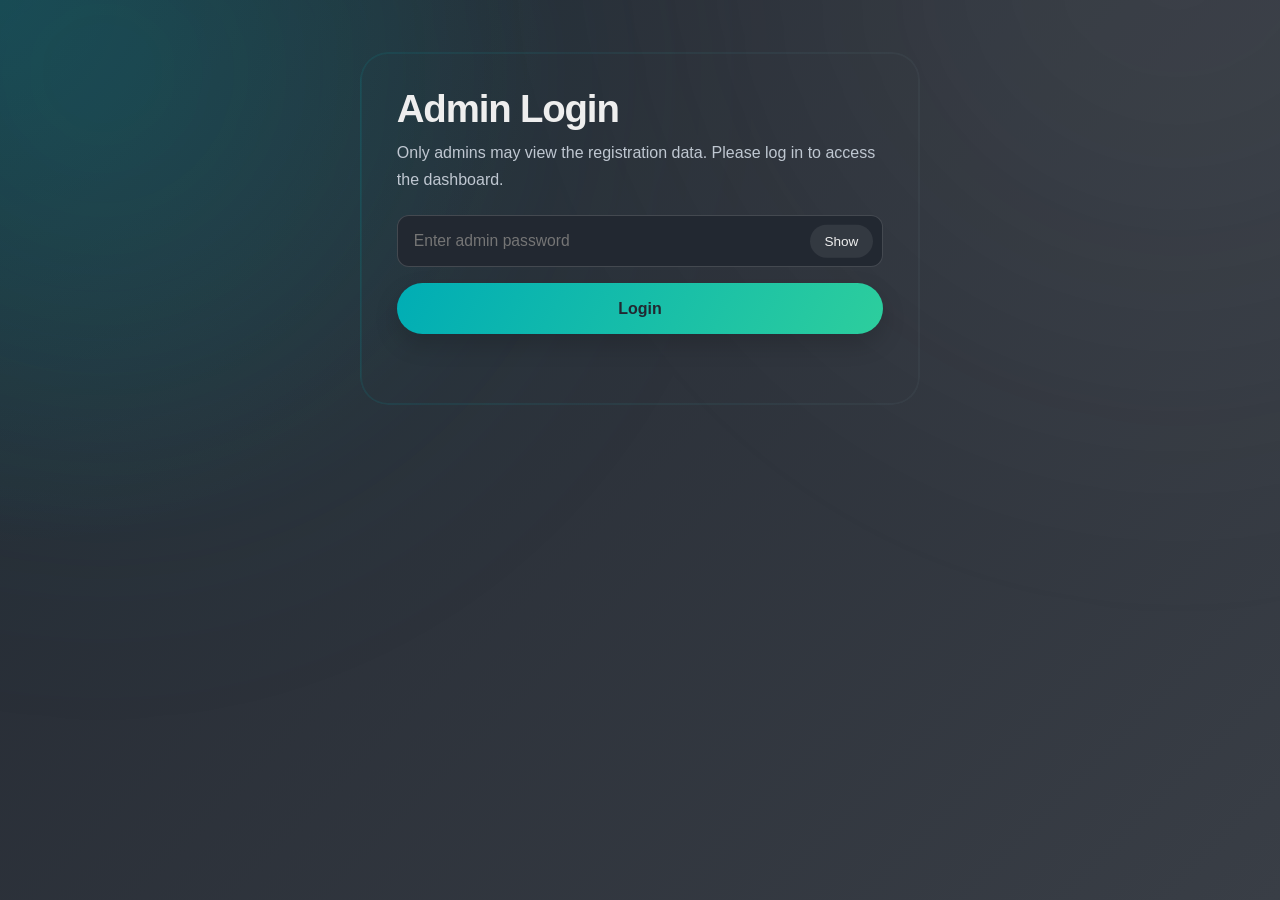
<file: admin.html>
<!doctype html>
<html lang="en">
<head>
  <meta charset="utf-8" />
  <meta name="viewport" content="width=device-width,initial-scale=1" />
  <title>Admin Dashboard — InnoPitch</title>
  <link rel="stylesheet" href="style.css">
</head>
<body>
  <main class="admin-root">
    <section id="loginCard" class="admin-login">
      <h2>Admin Login</h2>
      <p class="admin-login-note">Only admins may view the registration data. Please log in to access the dashboard.</p>
      <form id="loginForm">
        <div class="password-toggle-wrapper">
          <input id="adminPassword" type="password" placeholder="Enter admin password" required />
          <button type="button" id="togglePassword" class="password-toggle" aria-label="Show password">Show</button>
        </div>
        <button type="submit" class="btn btn-primary">Login</button>
      </form>
      <p id="loginStatus" class="form-status" role="status"></p>
    </section>

    <section id="adminDashboard" class="admin-dashboard" hidden>
      <header class="admin-header">
        <div>
          <h1>Registrations Dashboard</h1>
          <p>Use the admin password to manage applications. Data is stored locally in this browser.</p>
        </div>
        <button id="logoutBtn" class="btn btn-ghost">Logout</button>
      </header>

      <div class="table-wrap">
        <table id="registrationsTable">
          <thead>
            <tr>
              <th>ID</th>
              <th>Name</th>
              <th>Email</th>
              <th>Phone</th>
              <th>Department</th>
              <th>Year</th>
              <th>Status</th>
              <th>Actions</th>
            </tr>
          </thead>
          <tbody id="registrationsBody">
            <tr><td colspan="7">Loading registrations...</td></tr>
          </tbody>
        </table>
      </div>
    </section>
  </main>

  <script src="script.js"></script>
</body>
</html>
</file>
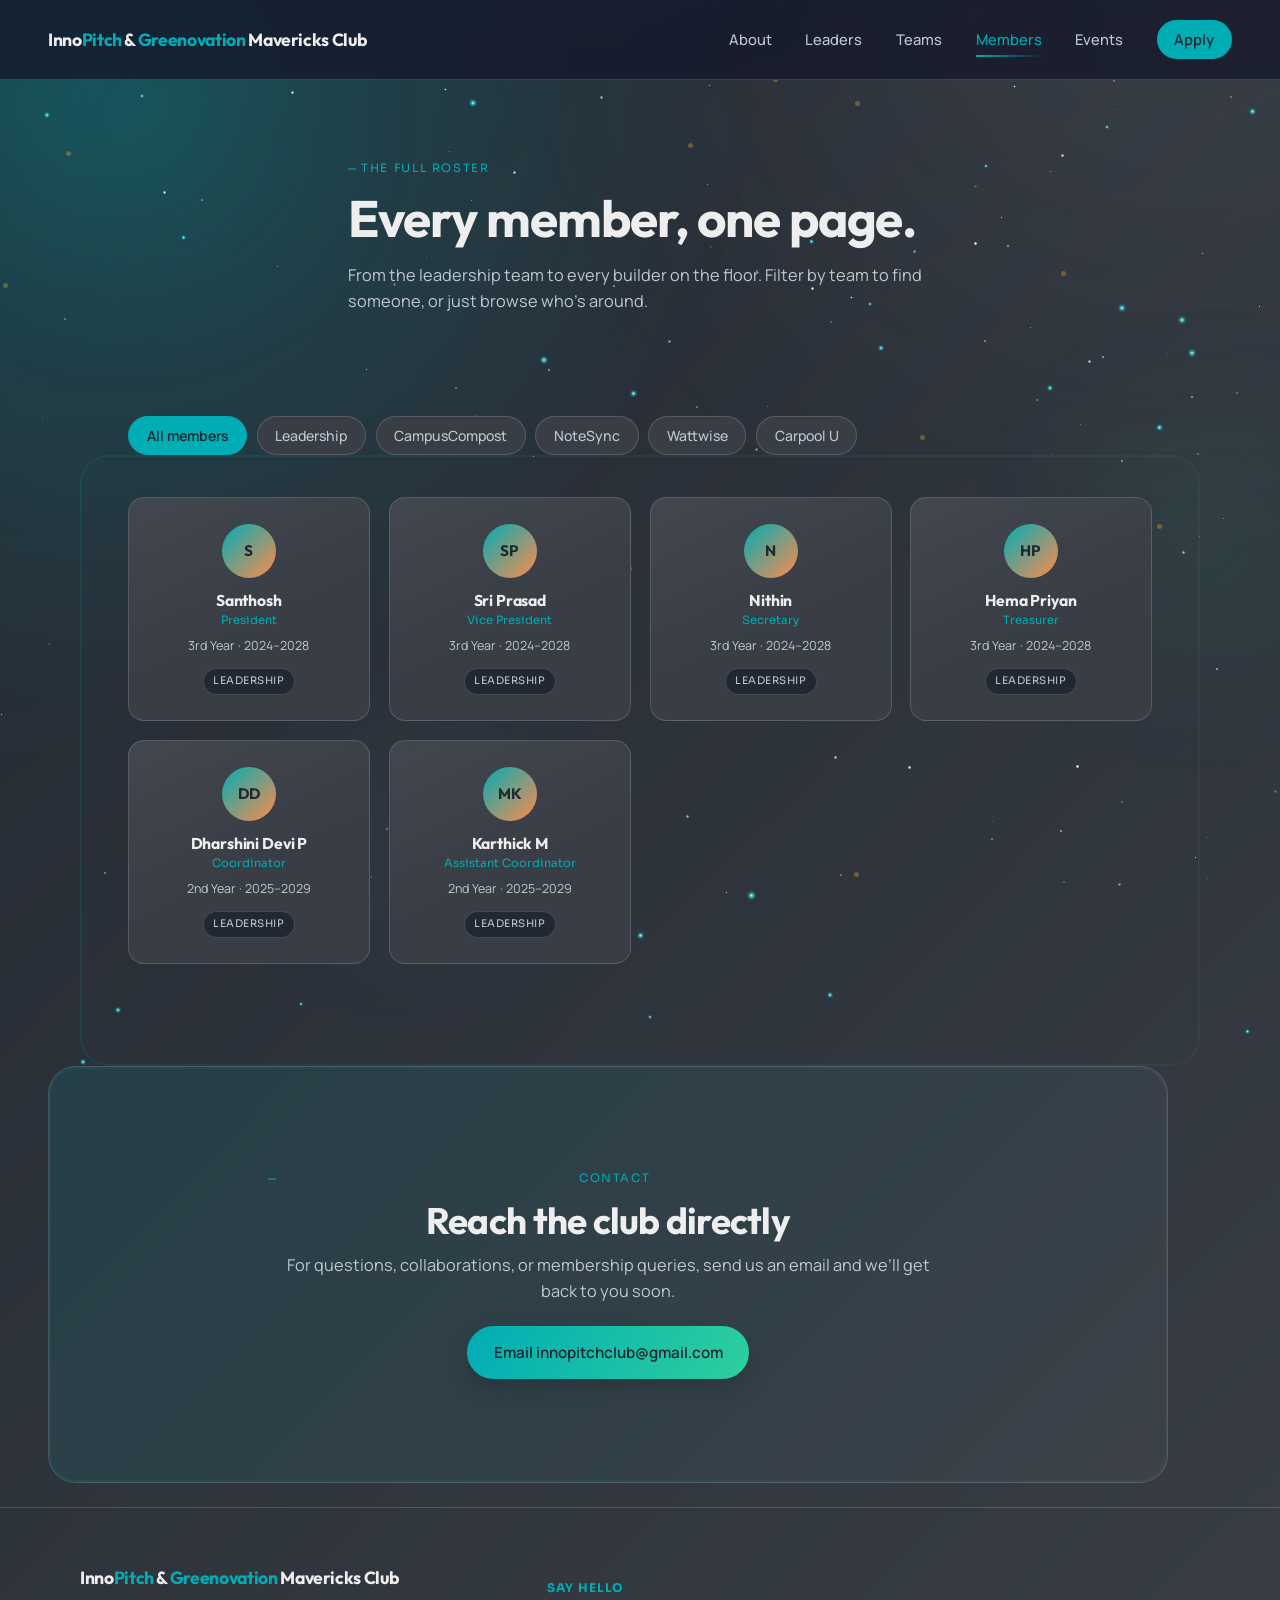
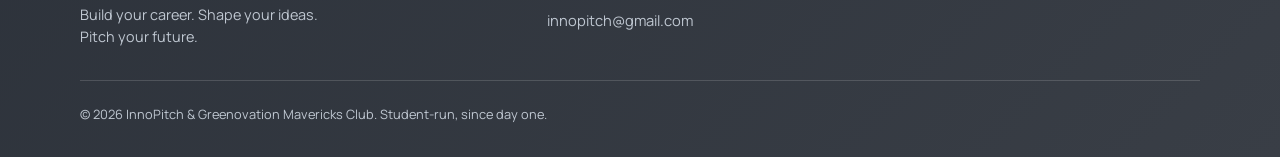
<file: members.html>
<!DOCTYPE html>
<html lang="en">
<head>
<meta charset="UTF-8">
<meta name="viewport" content="width=device-width, initial-scale=1.0">
<title>Members — InnoPitch & Greenovation Mavericks Club</title>
<link rel="preconnect" href="https://fonts.googleapis.com">
<link rel="preconnect" href="https://fonts.gstatic.com" crossorigin>
<link href="https://fonts.googleapis.com/css2?family=Space+Grotesk:wght@400;500;700&family=Inter:wght@400;500;600&family=JetBrains+Mono:wght@400;500;700&family=Manrope:wght@400;500;600;700;800&family=Sora:wght@400;500;600;700;800&family=Outfit:wght@400;500;600;700;800&display=swap" rel="stylesheet">
<link rel="stylesheet" href="style.css">
</head>
<body>

<div class="spotlight" aria-hidden="true"></div>
<div class="starfield" aria-hidden="true"></div>

<header class="site-header">
  <a href="index.html" class="brand">Inno<span>Pitch</span> &amp; <span class="brand-accent">Greenovation</span> Mavericks Club</a>
  <nav class="main-nav" id="mainNav">
    <a href="index.html#about">About</a>
    <a href="index.html#leaders">Leaders</a>
    <a href="index.html#teams">Teams</a>
    <a href="members.html" class="active">Members</a>
    <a href="index.html#events">Events</a>
    <a href="index.html#apply" class="nav-cta">Apply</a>
  </nav>
  <button class="nav-toggle" aria-label="Toggle menu" aria-expanded="false" id="navToggle">
    <span></span><span></span><span></span>
  </button>
</header>

<main id="top">

  <div class="hero-particle-layer" aria-hidden="true"></div>

  <!-- PAGE HEADER -->
  <section class="members-hero">
    <p class="eyebrow">The full roster</p>
    <h1>Every member, one page.</h1>
    <p class="section-sub">From the leadership team to every builder on the floor. Filter by team to find someone, or just browse who's around.</p>
  </section>

  <!-- FILTERS -->
  <section class="members-controls">
    <div class="filter-row" id="filterRow">
      <button class="filter-pill active" data-filter="all">All members</button>
      <button class="filter-pill" data-filter="leadership">Leadership</button>
      <button class="filter-pill" data-filter="campuscompost">CampusCompost</button>
      <button class="filter-pill" data-filter="notesync">NoteSync</button>
      <button class="filter-pill" data-filter="wattwise">Wattwise</button>
      <button class="filter-pill" data-filter="carpoolu">Carpool U</button>
    </div>
  </section>

  <!-- MEMBER GRID -->
  <section class="members-grid-section">
    <div class="member-grid" id="memberGrid">

      <!-- Leadership -->
      <article class="member-card" data-team="leadership">
        <div class="member-avatar">S</div>
        <h3>Santhosh</h3>
        <span class="member-role">President</span>
        <p class="member-meta">3rd Year · 2024–2028</p>
        <span class="member-tag">Leadership</span>
      </article>

      <article class="member-card" data-team="leadership">
        <div class="member-avatar">SP</div>
        <h3>Sri Prasad</h3>
        <span class="member-role">Vice President</span>
        <p class="member-meta">3rd Year · 2024–2028</p>
        <span class="member-tag">Leadership</span>
      </article>

      <article class="member-card" data-team="leadership">
        <div class="member-avatar">N</div>
        <h3>Nithin</h3>
        <span class="member-role">Secretary</span>
        <p class="member-meta">3rd Year · 2024–2028</p>
        <span class="member-tag">Leadership</span>
      </article>

      <article class="member-card" data-team="leadership">
        <div class="member-avatar">HP</div>
        <h3>Hema Priyan</h3>
        <span class="member-role">Treasurer</span>
        <p class="member-meta">3rd Year · 2024–2028</p>
        <span class="member-tag">Leadership</span>
      </article>

      <article class="member-card" data-team="leadership">
        <div class="member-avatar">DD</div>
        <h3>Dharshini Devi P</h3>
        <span class="member-role">Coordinator</span>
        <p class="member-meta">2nd Year · 2025–2029</p>
        <span class="member-tag">Leadership</span>
      </article>

      <article class="member-card" data-team="leadership">
        <div class="member-avatar">MK</div>
        <h3>Karthick M</h3>
        <span class="member-role">Assistant Coordinator</span>
        <p class="member-meta">2nd Year · 2025–2029</p>
        <span class="member-tag">Leadership</span>
      </article>

    </div>
  </section>
</main>

<section class="contact" id="contact">
  <div class="contact-inner">
    <p class="eyebrow">Contact</p>
    <h2>Reach the club directly</h2>
    <p class="section-sub">For questions, collaborations, or membership queries, send us an email and we’ll get back to you soon.</p>
    <a href="mailto:innopitchclub@gmail.com" class="btn btn-primary">Email innopitchclub@gmail.com</a>
  </div>
</section>

<footer class="site-footer">
  <div class="footer-grid">
    <div>
      <a href="index.html" class="brand">Inno<span>Pitch</span> &amp; <span class="brand-accent">Greenovation</span> Mavericks Club</a>
      <p class="footer-tag">Build your career. Shape your ideas. Pitch your future.</p>
    </div>
    <div class="footer-col">
      <h4>Say hello</h4>
      <p><a href="mailto:innopitch@gmail.com">innopitch@gmail.com</a></p>

    </div>
  </div>
  <p class="footer-fine">© <span id="footerYear"></span> InnoPitch &amp; Greenovation Mavericks Club. Student-run, since day one.</p>
</footer>

<script src="script-1.js"></script>
<script>
  // Filter pills for the members page — scoped here since it's the
  // only page that needs it.
  const filterRow = document.getElementById('filterRow');
  const memberCards = document.querySelectorAll('.member-card');
  const memberEmpty = document.getElementById('memberEmpty');

  filterRow.addEventListener('click', (event) => {
    const btn = event.target.closest('.filter-pill');
    if (!btn) return;

    filterRow.querySelectorAll('.filter-pill').forEach((p) => p.classList.remove('active'));
    btn.classList.add('active');

    const filter = btn.dataset.filter;
    let visibleCount = 0;

    memberCards.forEach((card) => {
      const match = filter === 'all' || card.dataset.team === filter;
      card.style.display = match ? '' : 'none';
      if (match) visibleCount++;
    });

    memberEmpty.hidden = visibleCount !== 0;
  });
</script>
</body>
</html>
</file>
<file: style.css>
/* ===========================================================
   Inno Pitch Club — design tokens
   Ink Navy   #222831  background
   Ink Raised #393E46  cards / panels
   Accent     #00ADB5  primary accent
   Light      #EEEEEE  primary text / highlights
   Slate      #BFC7D1  muted text
=========================================================== */

:root {
  --ink: #222831;
  --ink-raised: #393E46;
  --ink-line: rgba(238, 238, 238, 0.16);
  --amber: #00ADB5;
  --signal: #00ADB5;
  --chalk: #EEEEEE;
  --slate: #BFC7D1;
  --accent-blue: #7ed6ff;

  --display: "Outfit", "Space Grotesk", sans-serif;
  --body: "Manrope", "Inter", sans-serif;
  --mono: "Sora", "JetBrains Mono", monospace;

  --max: 1120px;
  --shadow-soft: 0 20px 40px rgba(0, 0, 0, 0.22);
  --transition: 320ms cubic-bezier(0.2, 0.8, 0.2, 1);
}

* { box-sizing: border-box; }
html {
  scroll-behavior: smooth;
  scroll-padding-top: 96px;
}

@media (prefers-reduced-motion: reduce) {
  html { scroll-behavior: auto; }
  * { animation-duration: 0.01ms !important; transition-duration: 0.01ms !important; }
}

body {
  margin: 0;
  background:
    radial-gradient(circle at top left, rgba(0, 173, 181, 0.2), transparent 35%),
    linear-gradient(135deg, #222831, #393E46);
  color: var(--chalk);
  font-family: var(--body);
  line-height: 1.55;
  -webkit-font-smoothing: antialiased;
  overflow-x: hidden;
  position: relative;
}

body::before,
body::after {
  content: "";
  position: fixed;
  inset: -20%;
  pointer-events: none;
  z-index: 0;
  filter: blur(85px);
  opacity: 0.55;
  animation: drift 18s ease-in-out infinite alternate;
}

body::before {
  background: radial-gradient(circle at 20% 20%, rgba(0, 173, 181, 0.22), transparent 35%);
}

body::after {
  background: radial-gradient(circle at 80% 10%, rgba(238, 238, 238, 0.14), transparent 36%);
  animation-duration: 22s;
}

a { color: inherit; }

.exit-optin-backdrop {
  position: fixed;
  inset: 0;
  background: rgba(2, 6, 23, 0.78);
  display: grid;
  place-items: center;
  padding: 1rem;
  z-index: 400;
  opacity: 0;
  pointer-events: none;
  transition: opacity 220ms ease;
}

.exit-optin-backdrop.is-visible {
  opacity: 1;
  pointer-events: auto;
}

.exit-optin-modal {
  width: min(540px, 100%);
  position: relative;
  background: rgba(8, 15, 34, 0.94);
  border: 1px solid rgba(255, 255, 255, 0.12);
  border-radius: 24px;
  padding: 1.5rem;
  box-shadow: 0 24px 60px rgba(0, 0, 0, 0.35);
  backdrop-filter: blur(18px);
  transform: translateY(12px) scale(0.98);
  transition: transform 240ms ease, opacity 240ms ease;
  opacity: 0;
}

.exit-optin-backdrop.is-visible .exit-optin-modal {
  opacity: 1;
  transform: translateY(0) scale(1);
}

.exit-optin-close {
  position: absolute;
  top: 0.8rem;
  right: 0.8rem;
  background: transparent;
  border: 0;
  color: var(--chalk);
  font-size: 1.4rem;
  cursor: pointer;
}

.exit-optin-modal h3 {
  font-size: clamp(1.2rem, 2vw, 1.45rem);
  margin: 0 0 0.4rem;
}

.exit-optin-modal p {
  margin: 0 0 0.9rem;
  color: rgba(238, 238, 238, 0.9);
}

.exit-optin-form {
  display: flex;
  gap: 0.7rem;
  align-items: center;
  margin-top: 0.85rem;
}

.exit-optin-form input {
  flex: 1;
  border: 1px solid rgba(255, 255, 255, 0.15);
  border-radius: 999px;
  padding: 0.8rem 1rem;
  background: rgba(255, 255, 255, 0.08);
  color: var(--chalk);
}

.exit-optin-form input:focus {
  outline: none;
  border-color: rgba(0, 173, 181, 0.8);
}

.exit-optin-skip {
  margin-top: 0.8rem;
  background: transparent;
  border: 0;
  color: rgba(238, 238, 238, 0.72);
  cursor: pointer;
  padding: 0;
}

body.is-exit-optin-open {
  overflow: hidden;
}

.sr-only {
  position: absolute;
  width: 1px;
  height: 1px;
  padding: 0;
  margin: -1px;
  overflow: hidden;
  clip: rect(0, 0, 0, 0);
  white-space: nowrap;
  border: 0;
}

@media (max-width: 640px) {
  .exit-optin-form {
    flex-direction: column;
    align-items: stretch;
  }

  .exit-optin-form .btn {
    width: 100%;
    justify-content: center;
  }
}

h1, h2, h3 {
  font-family: var(--display);
  margin: 0;
  line-height: 1.05;
  letter-spacing: -0.02em;
  font-weight: 700;
}

p { margin: 0; color: var(--slate); }
img, svg { display: block; max-width: 100%; height: auto; }

:focus-visible {
  outline: 2px solid var(--amber);
  outline-offset: 3px;
}

.eyebrow {
  font-family: var(--mono);
  text-transform: uppercase;
  letter-spacing: 0.14em;
  font-size: 0.72rem;
  color: var(--amber);
  margin: 0 0 0.9rem;
}

/* ---------- backdrop ---------- */
.spotlight {
  position: fixed;
  inset: -20% -10% auto -10%;
  height: 70vh;
  background: radial-gradient(ellipse 50% 55% at 50% 0%, #00ADB522, transparent 70%);
  pointer-events: none;
  z-index: 0;
}
.starfield {
  position: fixed;
  inset: 0;
  pointer-events: none;
  z-index: 0;
  overflow: hidden;
  transform: translateZ(0);
}
.starfield .star {
  position: absolute;
  background: radial-gradient(circle, rgba(255,255,255,0.96) 0%, rgba(255,255,255,0.7) 45%, rgba(255,255,255,0.0) 100%);
  border-radius: 50%;
  box-shadow: 0 0 8px rgba(255,255,255,0.09);
  transform: translate3d(0,0,0);
  will-change: transform, opacity;
  animation: twinkle 3.2s linear infinite;
}

@keyframes twinkle {
  0% { opacity: 0.25; transform: scale(0.88); }
  40% { opacity: 0.95; transform: scale(1.06); }
  100% { opacity: 0.3; transform: scale(0.9); }
}


/* ---------- header ---------- */
.site-header {
  position: sticky;
  top: 0;
  z-index: 50;
  display: flex;
  align-items: center;
  justify-content: space-between;
  padding: 1.25rem clamp(1.25rem, 4vw, 3rem);
  background: rgba(20, 24, 43, 0.78);
  backdrop-filter: blur(12px);
  border-bottom: 1px solid var(--ink-line);
  transition: background var(--transition), backdrop-filter var(--transition), box-shadow var(--transition);
}

.site-header.scrolled {
  background: rgba(20, 24, 43, 0.9);
  backdrop-filter: blur(18px);
  box-shadow: 0 10px 35px rgba(0, 0, 0, 0.25);
}

.brand {
  font-family: var(--display);
  font-weight: 700;
  font-size: 1.1rem;
  text-decoration: none;
  color: var(--chalk);
  letter-spacing: -0.02em;
}
.brand span { color: var(--amber); }
.brand-accent {
  color: #34d399;
}

.main-nav {
  display: flex;
  align-items: center;
  gap: 2.1rem;
}
.main-nav a {
  text-decoration: none;
  color: var(--slate);
  font-size: 0.92rem;
  font-weight: 500;
  position: relative;
  padding: 0.2rem 0;
  transition: color var(--transition);
}
.main-nav a:hover, .main-nav a.active { color: var(--chalk); }
.main-nav a::after {
  content: "";
  position: absolute;
  left: 0;
  bottom: -0.18rem;
  width: 100%;
  height: 2px;
  border-radius: 999px;
  background: linear-gradient(90deg, var(--amber), transparent);
  transform: scaleX(0);
  transform-origin: left;
  transition: transform var(--transition);
}
.main-nav a:hover::after, .main-nav a.active::after { transform: scaleX(1); }
.main-nav a.nav-cta {
  color: var(--ink);
  background: var(--amber);
  padding: 0.5rem 1.1rem;
  border-radius: 100px;
  font-weight: 600;
}
.main-nav a.nav-cta:hover, .main-nav a.nav-cta.active { color: var(--ink); filter: brightness(1.08); }
.main-nav a.nav-cta::after { display: none; }

.nav-toggle {
  display: none;
  flex-direction: column;
  gap: 5px;
  background: none;
  border: none;
  padding: 6px;
  cursor: pointer;
}
.nav-toggle span { width: 22px; height: 2px; background: var(--chalk); }

/* ---------- layout helpers ---------- */
main, header, footer { position: relative; z-index: 1; }

section {
  max-width: var(--max);
  margin: 0 auto;
  padding: clamp(3.5rem, 8vw, 6.5rem) clamp(1.25rem, 4vw, 3rem);
  scroll-margin-top: 96px;
  position: relative;
  isolation: isolate;
  overflow: hidden;
}

section:not(.hero):not(.members-hero):not(.members-controls)::before {
  content: "";
  position: absolute;
  inset: 0;
  border-radius: 28px;
  border: 1px solid transparent;
  padding: 1px;
  background: linear-gradient(90deg, rgba(0, 173, 181, 0.16), rgba(255, 255, 255, 0.05), rgba(0, 173, 181, 0.24));
  background-size: 220% 100%;
  -webkit-mask: linear-gradient(#fff 0 0) content-box, linear-gradient(#fff 0 0);
  -webkit-mask-composite: xor;
  mask-composite: exclude;
  opacity: 0.72;
  animation: section-border-glow 9s linear infinite;
  pointer-events: none;
  z-index: -1;
}

section:not(.hero):not(.members-hero):not(.members-controls)::after {
  content: "";
  position: absolute;
  left: clamp(1.25rem, 4vw, 3rem);
  right: clamp(1.25rem, 4vw, 3rem);
  top: 0;
  height: 2px;
  background: linear-gradient(90deg, transparent, rgba(0, 173, 181, 0.9), rgba(255, 255, 255, 0.45), transparent);
  transform: translateX(-18%) scaleX(0.3);
  opacity: 0;
  animation: section-border-sweep 8s ease-in-out infinite;
  pointer-events: none;
}

section.is-visible::before {
  animation: section-starburst 720ms cubic-bezier(0.2, 0.8, 0.2, 1);
}

@keyframes section-starburst {
  0% { transform: scale(0.96); opacity: 0.2; }
  45% { transform: scale(1.02); opacity: 0.85; }
  100% { transform: scale(1); opacity: 0.72; }
}

.section-head { max-width: 640px; margin-bottom: clamp(2.5rem, 5vw, 3.5rem); }
.section-head h2 { font-size: clamp(1.8rem, 3.4vw, 2.6rem); margin-bottom: 0.9rem; }
.section-sub { font-size: 1.02rem; }

/* ---------- buttons ---------- */
.btn {
  display: inline-flex;
  align-items: center;
  justify-content: center;
  padding: 0.85rem 1.6rem;
  border-radius: 100px;
  font-weight: 600;
  font-size: 0.95rem;
  text-decoration: none;
  border: 1px solid transparent;
  cursor: pointer;
  position: relative;
  overflow: hidden;
  isolation: isolate;
  transition: transform var(--transition), filter var(--transition), background var(--transition), box-shadow var(--transition), color var(--transition);
  font-family: var(--body);
  box-shadow: 0 10px 24px rgba(0, 0, 0, 0.16);
}
.btn::before {
  content: "";
  position: absolute;
  inset: 0;
  background: linear-gradient(120deg, transparent 0%, rgba(255,255,255,0.2) 40%, transparent 80%);
  transform: translateX(-140%);
  transition: transform 700ms ease;
  z-index: -1;
}
.btn:hover {
  transform: translateY(-3px) scale(1.01);
  box-shadow: 0 16px 32px rgba(0, 0, 0, 0.22);
}
.btn:hover::before { transform: translateX(140%); }
.btn-primary { background: var(--amber); color: var(--ink); }
.btn-primary:hover { filter: brightness(1.08); box-shadow: 0 14px 30px rgba(255, 182, 39, 0.28); }
..btn-ghost { color: var(--chalk); border-color: var(--ink-line); }
.btn-ghost:hover { border-color: var(--slate); }
.admin-header #logoutBtn {
  font-family: var(--body);
  font-weight: 500;
  font-size: 0.95rem;
  padding: 0.75rem 1rem;
  background: transparent;
  color: var(--chalk);
  border-color: rgba(255,255,255,0.18);
  box-shadow: none;
}
.admin-header #logoutBtn:hover {
  transform: none;
  box-shadow: none;
  border-color: rgba(255,255,255,0.28);
}
.admin-header #logoutBtn::before {
  display: none;
}
.btn-outline { background: transparent; border-color: var(--ink-line); color: var(--chalk); padding: 0.65rem 1.3rem; font-size: 0.88rem; }
.btn-outline:hover { border-color: var(--amber); color: var(--amber); box-shadow: 0 12px 24px rgba(255, 182, 39, 0.12); }
.btn-wide { width: 100%; padding: 1rem; }

@media (max-width: 640px) {
  .button-row {
    flex-direction: column;
    gap: 0.7rem;
  }

  .button-row .btn-wide {
    min-height: 46px;
  }
}
.btn-timer {
  background: var(--ink);
  color: var(--chalk);
  border-color: var(--ink-line);
  font-family: var(--mono);
  letter-spacing: 0.03em;
  width: 100%;
  margin-top: 1.2rem;
}
.btn-timer:hover { border-color: var(--amber); color: var(--amber); }

/* ---------- hero ---------- */
.hero {
  display: grid;
  grid-template-columns: 1.15fr 0.85fr;
  gap: clamp(2rem, 5vw, 4rem);
  align-items: center;
  padding-top: clamp(3rem, 9vw, 6rem);
}

.hero h1 { font-size: clamp(2.5rem, 5.6vw, 4rem); font-weight: 700; }
.highlight { color: var(--accent-blue); }

.hero-sub {
  margin-top: 1.5rem;
  max-width: 48ch;
  font-size: 1.05rem;
  color: var(--slate);
}

/* ---------- hero particle field ---------- */
.hero-particle-layer {
  position: fixed;
  inset: 0;
  z-index: 0;
  pointer-events: none;
  overflow: hidden;
  opacity: 0.95;
}

.hero-particle {
  position: absolute;
  border-radius: 50%;
  background: radial-gradient(circle, rgba(255, 255, 255, 0.95) 0%, rgba(0, 173, 181, 0.65) 42%, rgba(255, 255, 255, 0) 84%);
  filter: blur(0.2px);
  will-change: transform, opacity;
  animation: hero-particle-drift var(--duration) ease-in-out infinite alternate, hero-particle-fade var(--duration) ease-in-out infinite;
}

@keyframes hero-particle-drift {
  0% { transform: translate3d(0, 0, 0) scale(1); }
  100% { transform: translate3d(var(--dx), var(--dy), 0) scale(1.25); }
}

@keyframes hero-particle-fade {
  0%, 100% { opacity: var(--opacity); }
  50% { opacity: calc(var(--opacity) + 0.28); }
}

@keyframes section-border-glow {
  0%, 100% { background-position: 0% 50%; opacity: 0.62; }
  50% { background-position: 100% 50%; opacity: 0.92; }
}

@keyframes section-border-sweep {
  0% { transform: translateX(-28%) scaleX(0.3); opacity: 0; }
  20% { opacity: 0.55; }
  50% { transform: translateX(0) scaleX(0.9); opacity: 1; }
  80% { opacity: 0.55; }
  100% { transform: translateX(28%) scaleX(0.3); opacity: 0; }
}

/* ---------- premium text animation ---------- */
.premium-text {
  display: inline-block;
  position: relative;
  color: inherit;
  -webkit-font-smoothing: antialiased;
}
.premium-text span {
  display: inline-block;
  will-change: transform, opacity;
  transform-origin: 50% 50%;
  opacity: 0;
  animation: premium-pop 880ms cubic-bezier(0.2, 0.9, 0.2, 1) both;
  animation-delay: calc(var(--i) * 52ms);
}
.premium-text::after {
  content: "";
  position: absolute;
  left: -8%;
  top: -10%;
  width: 120%;
  height: 120%;
  background: linear-gradient(90deg, rgba(255,255,255,0.02) 0%, rgba(255,255,255,0.18) 45%, rgba(255,255,255,0.02) 100%);
  transform: translateX(-110%) rotate(-6deg);
  pointer-events: none;
  mix-blend-mode: screen;
  opacity: 0.9;
  filter: blur(8px);
  animation: premium-sheen 2600ms linear infinite;
}

@keyframes premium-pop {
  0% { transform: translateY(18px) rotateX(22deg) scale(0.96); opacity: 0; }
  55% { transform: translateY(-6px) rotateX(0deg) scale(1.04); opacity: 1; }
  100% { transform: translateY(0) rotateX(0deg) scale(1); opacity: 1; }
}

@keyframes premium-sheen {
  0% { transform: translateX(-110%) rotate(-6deg); }
  50% { transform: translateX(30%) rotate(-6deg); }
  100% { transform: translateX(130%) rotate(-6deg); }
}

/* subtle hover micro-motion */
.premium-text:hover span {
  animation: none;
  transform: translateY(-2px) scale(1.02);
}

.hero-actions {
  display: flex;
  gap: 1rem;
  margin-top: 2.2rem;
  flex-wrap: wrap;
}

/* ---------- hero intro motion ---------- */
body.page-ready .hero-copy,
body.page-ready .hero-card,
body.page-ready .hero-visual {
  opacity: 1;
  transform: none;
  filter: none;
}

.hero-copy,
.hero-card,
.hero-visual {
  opacity: 0;
  transform: translateY(36px) scale(0.965);
  filter: blur(10px);
  transition: opacity 980ms cubic-bezier(0.2, 0.8, 0.2, 1), transform 980ms cubic-bezier(0.2, 0.8, 0.2, 1), filter 980ms cubic-bezier(0.2, 0.8, 0.2, 1);
}

.hero-copy { transition-delay: 80ms; }
.hero-card { transition-delay: 220ms; }
.hero-visual { transition-delay: 320ms; }

/* ---------- hero card (next session) ---------- */
.hero-card {
  position: relative;
  overflow: hidden;
  background: linear-gradient(135deg, rgba(57, 62, 70, 0.95), rgba(34, 40, 49, 0.95));
  border: 1px solid var(--ink-line);
  border-radius: 24px;
  padding: 2rem 1.9rem;
  width: 100%;
  max-width: 340px;
  justify-self: center;
  box-shadow: var(--shadow-soft);
  animation: gentlyFloat 6s ease-in-out infinite;
}
.hero-card::before,
.hero-card::after {
  content: "";
  position: absolute;
  pointer-events: none;
}
.hero-card::before {
  inset: -16% -8% auto auto;
  width: 180px;
  height: 180px;
  border-radius: 50%;
  background:
    radial-gradient(circle at 30% 30%, #8bd3ff 0%, #4ea7d8 20%, #2b5d8a 45%, #113a4b 70%, #07121b 100%);
  box-shadow:
    inset -18px -22px 36px rgba(0, 0, 0, 0.25),
    inset 18px 18px 26px rgba(255,255,255,0.12),
    0 0 40px rgba(94, 196, 255, 0.18);
  animation: earth-spin 14s linear infinite;
}
.hero-card::after {
  inset: -8% auto auto -6%;
  width: 240px;
  height: 240px;
  border: 1px solid rgba(255,255,255,0.12);
  border-radius: 50%;
  transform: rotate(-18deg);
  animation: earth-atmos 8s ease-in-out infinite alternate;
}
.hero-card .card-label,
.hero-card .card-title,
.hero-card .card-detail,
.hero-card .card-count,
.hero-card .btn-timer {
  position: relative;
  z-index: 1;
}
.hero-card .btn-timer {
  box-shadow: 0 12px 24px rgba(0, 173, 181, 0.16);
}
@keyframes earth-spin {
  from { transform: rotate(0deg) scale(1); }
  to { transform: rotate(360deg) scale(1.02); }
}
@keyframes earth-atmos {
  0% { transform: scale(0.94) rotate(-18deg); opacity: 0.55; }
  100% { transform: scale(1.05) rotate(-12deg); opacity: 0.95; }
}
.card-label {
  font-family: var(--mono);
  font-size: 0.72rem;
  text-transform: uppercase;
  letter-spacing: 0.1em;
  color: var(--slate);
  margin-bottom: 0.5rem;
}
.card-title { font-size: 1.5rem; margin-bottom: 0.6rem; }
.card-detail { font-size: 0.92rem; color: var(--chalk); margin-bottom: 0.25rem; }
.card-divider { height: 1px; background: var(--ink-line); margin: 1.4rem 0; }
.card-count {
  font-family: var(--mono);
  font-size: 2rem;
  font-weight: 700;
  color: var(--amber);
}
.card-count span {
  font-family: var(--body);
  font-size: 0.85rem;
  font-weight: 400;
  color: var(--slate);
  margin-left: 0.4rem;
}

/* ---------- about strip ---------- */
.about {
  border-top: 1px solid var(--ink-line);
  border-bottom: 1px solid var(--ink-line);
  padding-top: clamp(2.5rem, 5vw, 3.2rem);
  padding-bottom: clamp(2.5rem, 5vw, 3.2rem);
}
.about-grid { display: grid; grid-template-columns: repeat(4, 1fr); gap: 1.5rem; }
.about-stat { display: flex; flex-direction: column; gap: 0.35rem; }
.stat-num {
  font-family: var(--display);
  font-size: clamp(2rem, 4vw, 2.6rem);
  font-weight: 700;
  color: var(--amber);
}
.stat-label { font-size: 0.85rem; color: var(--slate); }

/* ---------- about details ---------- */
.about-intro { max-width: 760px; margin-bottom: 2.2rem; }
.about-intro h2 { font-size: clamp(1.8rem, 3.2vw, 2.5rem); margin-bottom: 1rem; }
.about-intro .section-sub { margin-bottom: 0.9rem; max-width: 70ch; }
.about-points { display: grid; grid-template-columns: repeat(2, minmax(0, 1fr)); gap: 1rem; margin-top: 1.8rem; }
.about-point { background: var(--ink-raised); border: 1px solid var(--ink-line); border-radius: 16px; padding: 1.2rem 1.3rem; }
.about-point h3 { font-size: 1rem; margin-bottom: 0.4rem; }
.about-point p { font-size: 0.92rem; }

.details { padding-top: 0; }
.detail-grid { display: grid; grid-template-columns: repeat(2, minmax(0, 1fr)); gap: 1rem; }
.detail-card { background: var(--ink-raised); border: 1px solid var(--ink-line); border-radius: 16px; padding: 1.3rem 1.35rem; }
.detail-card h3 { font-size: 1.05rem; margin-bottom: 0.45rem; }
.detail-card p { font-size: 0.93rem; }

/* ---------- leaders ---------- */
.leader-grid {
  display: grid;
  grid-template-columns: repeat(4, 1fr);
  gap: 1.4rem;
}
.leader-card {
  background: var(--ink-raised);
  border: 1px solid var(--ink-line);
  border-radius: 18px;
  padding: 1.8rem 1.5rem;
  text-align: center;
  transition: transform var(--transition), box-shadow var(--transition), border-color var(--transition);
  box-shadow: 0 10px 25px rgba(0, 0, 0, 0.14);
}
.leader-card:hover, .team-card:hover, .event-card:hover, .member-card:hover, .detail-card:hover, .about-point:hover, .about-stat:hover {
  transform: translateY(-4px) scale(1.01);
  border-color: rgba(255, 182, 39, 0.4);
  box-shadow: 0 16px 34px rgba(0, 0, 0, 0.2);
}
.leader-avatar {
  width: 64px;
  height: 64px;
  margin: 0 auto 1rem;
  border-radius: 50%;
  background: linear-gradient(135deg, var(--amber), #ebe8e7);
  color: var(--ink);
  display: flex;
  align-items: center;
  justify-content: center;
  font-family: var(--display);
  font-weight: 700;
  font-size: 1.1rem;
  overflow: hidden;
}
.leader-avatar img {
  width: 100%;
  height: 100%;
  object-fit: cover;
  display: block;
  cursor: pointer;
}

.image-lightbox-backdrop {
  position: fixed;
  inset: 0;
  background: rgba(1, 6, 20, 0.88);
  display: grid;
  place-items: center;
  z-index: 9999;
  opacity: 0;
  animation: lightbox-fade-in 240ms ease forwards;
}

.image-lightbox-card {
  position: relative;
  max-width: min(92vw, 600px);
  width: 100%;
  border-radius: 24px;
  overflow: hidden;
  box-shadow: 0 40px 90px rgba(0, 0, 0, 0.36);
  transform: scale(0.92);
  animation: lightbox-scale-in 240ms ease forwards;
}

.image-lightbox-card img {
  width: 100%;
  height: auto;
  display: block;
}

.image-lightbox-close {
  position: absolute;
  top: 1rem;
  right: 1rem;
  background: rgba(255, 255, 255, 0.12);
  border: 1px solid rgba(255, 255, 255, 0.18);
  color: var(--chalk);
  width: 38px;
  height: 38px;
  border-radius: 50%;
  display: grid;
  place-items: center;
  cursor: pointer;
  font-size: 1.1rem;
}

.image-lightbox-close:hover {
  background: rgba(255, 255, 255, 0.17);
}

@keyframes lightbox-fade-in {
  to { opacity: 1; }
}

@keyframes lightbox-scale-in {
  to { transform: scale(1); }
}

.leader-avatar img:hover {
  transform: scale(1.03);
  transition: transform 220ms ease;
}

.leader-avatar img {
  transition: transform 220ms ease;
}

.leader-card:hover .leader-avatar img {
  transform: scale(1.05);
}

.leader-card h3 { font-size: 1.05rem; margin-bottom: 0.3rem; }
.leader-role {
  display: block;
  font-family: var(--mono);
  font-size: 0.75rem;
  color: var(--amber);
  margin-bottom: 0.5rem;
}
.leader-dept { font-size: 0.82rem; }

/* ---------- teams & projects ---------- */
.team-grid {
  display: grid;
  grid-template-columns: repeat(2, 1fr);
  gap: 1.4rem;
}
.team-card {
  position: relative;
  background: var(--ink-raised);
  border: 1px solid var(--ink-line);
  border-radius: 18px;
  padding: 1.8rem;
  transition: transform var(--transition), box-shadow var(--transition), border-color var(--transition);
}
.team-card.featured { border-color: var(--amber); }
.team-tag {
  position: absolute;
  top: -11px;
  left: 1.6rem;
  background: var(--amber);
  color: var(--ink);
  font-family: var(--mono);
  font-size: 0.68rem;
  text-transform: uppercase;
  letter-spacing: 0.08em;
  padding: 0.25rem 0.7rem;
  border-radius: 100px;
  font-weight: 700;
}
.team-card h3 { font-size: 1.2rem; margin-bottom: 0.6rem; }
.team-project { font-size: 0.95rem; margin-bottom: 1.2rem; }
.team-members {
  display: flex;
  flex-wrap: wrap;
  gap: 0.5rem;
}
.team-members span {
  font-family: var(--mono);
  font-size: 0.75rem;
  color: var(--chalk);
  background: var(--ink);
  border: 1px solid var(--ink-line);
  padding: 0.3rem 0.7rem;
  border-radius: 100px;
}

/* ---------- events ---------- */
.event-list { display: flex; flex-direction: column; gap: 1rem; }
.event-card {
  display: grid;
  grid-template-columns: 80px 1fr auto;
  align-items: center;
  gap: 1.5rem;
  background: var(--ink-raised);
  border: 1px solid var(--ink-line);
  border-radius: 18px;
  padding: 1.4rem 1.6rem;
  transition: transform var(--transition), box-shadow var(--transition), border-color var(--transition);
}
.event-date {
  display: flex;
  flex-direction: column;
  align-items: center;
  justify-content: center;
  background: var(--ink);
  border-radius: 12px;
  padding: 0.7rem 0;
  border: 1px solid var(--ink-line);
}
.event-day { font-family: var(--display); font-size: 1.5rem; font-weight: 700; color: var(--chalk); line-height: 1; }
.event-month { font-family: var(--mono); font-size: 0.7rem; color: var(--amber); letter-spacing: 0.08em; margin-top: 0.25rem; }
.event-info h3 { font-size: 1.1rem; margin-bottom: 0.35rem; }
.event-info p { margin-bottom: 0.5rem; }
.event-venue { font-family: var(--mono); font-size: 0.78rem; color: var(--amber); }

.events-empty {
  text-align: center;
  background: var(--ink-raised);
  border: 1px dashed var(--ink-line);
  border-radius: 18px;
  padding: clamp(2.5rem, 6vw, 3.5rem) 2rem;
  box-shadow: var(--shadow-soft);
  animation: gentlyFloat 6.5s ease-in-out infinite;
}
.events-empty-icon {
  display: inline-flex;
  align-items: center;
  justify-content: center;
  width: 44px;
  height: 44px;
  border-radius: 50%;
  background: var(--ink);
  border: 1px solid var(--ink-line);
  color: var(--amber);
  font-size: 1.2rem;
  margin-bottom: 1.2rem;
}
.events-empty h3 { font-size: 1.15rem; margin-bottom: 0.6rem; }
.events-empty p { max-width: 42ch; margin: 0 auto 1.4rem; font-size: 0.92rem; }

/* ---------- contact section ---------- */
.contact {
  background: linear-gradient(135deg, rgba(0, 173, 181, 0.12), rgba(255, 255, 255, 0.03));
  border-radius: 28px;
  border: 1px solid var(--ink-line);
  margin-left: clamp(1.25rem, 4vw, 3rem);
  margin-right: clamp(1.25rem, 4vw, 3rem);
  max-width: calc(var(--max) - 0px);
  margin-bottom: 1.5rem;
}
.contact-inner {
  max-width: 680px;
  margin: 0 auto;
  text-align: center;
}
.contact h2 {
  font-size: clamp(1.7rem, 3.1vw, 2.3rem);
  margin-bottom: 0.8rem;
}
.contact .section-sub { margin: 0 auto 1.4rem; }

/* ---------- application form ---------- */
.apply {
  background: var(--ink-raised);
  border-radius: 28px;
  border: 1px solid var(--ink-line);
  margin-left: clamp(1.25rem, 4vw, 3rem);
  margin-right: clamp(1.25rem, 4vw, 3rem);
  max-width: calc(var(--max) - 0px);
}
.apply-inner { max-width: 600px; margin: 0 auto; text-align: center; }
.apply .section-sub { margin: 0 auto 2.2rem; }
.apply h2 { font-size: clamp(1.8rem, 3.4vw, 2.4rem); margin-bottom: 0.9rem; }

.apply-form { text-align: left; display: flex; flex-direction: column; gap: 1.2rem; }
.field-row { display: grid; grid-template-columns: 1fr 1fr; gap: 1.2rem; }
.field { display: flex; flex-direction: column; gap: 0.45rem; }
.field label, .field-legend {
  font-family: var(--mono);
  font-size: 0.75rem;
  color: var(--slate);
  text-transform: uppercase;
  letter-spacing: 0.06em;
}
.field input, .field textarea, .field select {
  background: var(--ink);
  border: 1px solid var(--ink-line);
  border-radius: 10px;
  padding: 0.85rem 1rem;
  color: var(--chalk);
  font-family: var(--body);
  font-size: 0.98rem;
  resize: vertical;
  transition: border-color 220ms ease, box-shadow 220ms ease, transform 220ms ease, background 220ms ease;
}
.field input:hover, .field textarea:hover, .field select:hover {
  border-color: rgba(255, 182, 39, 0.45);
  transform: translateY(-1px);
  box-shadow: 0 8px 24px rgba(0, 0, 0, 0.2);
}
.field input:focus, .field textarea:focus, .field select:focus {
  border-color: var(--amber);
  outline: none;
  transform: translateY(-1px);
  box-shadow: 0 0 0 4px rgba(255, 182, 39, 0.16), 0 8px 24px rgba(255, 182, 39, 0.14);
}
  border: 1px solid var(--ink-line);
  border-radius: 100px;
  padding: 0.5rem 0.9rem;
  font-size: 0.85rem;
  color: var(--chalk);
  cursor: pointer;
  text-transform: none;
  letter-spacing: normal;
  font-family: var(--body);
  transition: transform var(--transition), border-color var(--transition), color var(--transition);
}
.checkbox-pill:hover { transform: translateY(-2px); border-color: rgba(255, 182, 39, 0.35); color: var(--amber); }
.checkbox-pill input { accent-color: var(--amber); }

.form-status {
  min-height: 1.2rem;
  font-family: var(--mono);
  font-size: 0.85rem;
  color: var(--amber);
  text-align: center;
}

/* ---------- members page ---------- */
.main-nav a.active { color: var(--amber); }

.members-hero {
  padding-top: clamp(3rem, 8vw, 5rem);
  max-width: 680px;
}
.members-hero h1 {
  font-size: clamp(2.2rem, 4.5vw, 3.2rem);
  font-weight: 700;
  margin-top: 0.6rem;
}
.members-hero .section-sub { margin-top: 1.1rem; }

.members-controls { padding-top: 0; padding-bottom: 0; }
.filter-row {
  display: flex;
  flex-wrap: wrap;
  gap: 0.6rem;
}
.filter-pill {
  background: var(--ink-raised);
  border: 1px solid var(--ink-line);
  color: var(--slate);
  font-family: var(--body);
  font-size: 0.88rem;
  font-weight: 500;
  padding: 0.55rem 1.1rem;
  border-radius: 100px;
  cursor: pointer;
  transition: border-color 0.15s ease, color 0.15s ease, background 0.15s ease;
}
.filter-pill:hover { color: var(--chalk); border-color: var(--slate); }
.filter-pill.active {
  background: var(--amber);
  border-color: var(--amber);
  color: var(--ink);
  font-weight: 600;
}

.members-grid-section { padding-top: clamp(2rem, 4vw, 2.6rem); }
.member-grid {
  display: grid;
  grid-template-columns: repeat(4, 1fr);
  gap: 1.2rem;
}
.member-card {
  position: relative;
  background: var(--ink-raised);
  border: 1px solid var(--ink-line);
  border-radius: 16px;
  padding: 1.6rem 1.3rem;
  text-align: center;
  transition: transform var(--transition), box-shadow var(--transition), border-color var(--transition);
}
.member-avatar {
  width: 54px;
  height: 54px;
  margin: 0 auto 0.9rem;
  border-radius: 50%;
  background: linear-gradient(135deg, var(--amber), #FF8A4C);
  color: var(--ink);
  display: flex;
  align-items: center;
  justify-content: center;
  font-family: var(--display);
  font-weight: 700;
  font-size: 0.95rem;
}
.member-card h3 { font-size: 0.98rem; margin-bottom: 0.25rem; }
.member-role {
  display: block;
  font-family: var(--mono);
  font-size: 0.72rem;
  color: var(--amber);
  margin-bottom: 0.35rem;
}
.member-meta { font-size: 0.78rem; margin-bottom: 0.7rem; }
.member-tag {
  display: inline-block;
  font-family: var(--mono);
  font-size: 0.65rem;
  text-transform: uppercase;
  letter-spacing: 0.05em;
  color: var(--slate);
  background: var(--ink);
  border: 1px solid var(--ink-line);
  padding: 0.25rem 0.6rem;
  border-radius: 100px;
}
.member-empty {
  text-align: center;
  color: var(--slate);
  padding: 2.5rem 0;
}

/* ---------- footer ---------- */
.site-footer {
  border-top: 1px solid var(--ink-line);
  padding: clamp(2.5rem, 5vw, 3.5rem) clamp(1.25rem, 4vw, 3rem) 2rem;
  position: relative;
  z-index: 1;
}
.footer-grid {
  max-width: var(--max);
  margin: 0 auto;
  display: grid;
  grid-template-columns: 1.4fr 1fr 1fr;
  gap: 2rem;
  padding-bottom: 2rem;
}
.footer-brand .brand {
  font-size: 1rem;
}
.footer-tag { margin-top: 0.8rem; max-width: 30ch; font-size: 0.9rem; }
.footer-col h4 {
  font-family: var(--mono);
  font-size: 0.75rem;
  text-transform: uppercase;
  letter-spacing: 0.08em;
  color: var(--amber);
  margin-bottom: 0.7rem;
}
.footer-col p { font-size: 0.92rem; margin-bottom: 0.3rem; }
.footer-col a { text-decoration: none; }
.footer-col a:hover { color: var(--amber); }
.footer-credit p { margin: 0 0 0.3rem; }
.footer-credit-sub {
  font-size: 0.82rem;
  color: var(--slate);
}
.footer-credit-inline {
  color: var(--amber);
  margin-left: 0.4rem;
}
.footer-fine {
  max-width: var(--max);
  margin: 0 auto;
  border-top: 1px solid var(--ink-line);
  padding-top: 1.5rem;
  font-size: 0.8rem;
  color: var(--slate);
}

/* ---------- reveal animations ---------- */
.reveal {
  opacity: 0;
  transform: translateY(26px) scale(0.985);
  transition: opacity 800ms cubic-bezier(0.2, 0.8, 0.2, 1), transform 800ms cubic-bezier(0.2, 0.8, 0.2, 1);
}
.reveal.is-visible {
  opacity: 1;
  transform: translateY(0) scale(1);
}

/* ---------- progress + back to top ---------- */
.scroll-progress {
  position: fixed;
  inset: 0 0 auto 0;
  height: 3px;
  background: linear-gradient(90deg, var(--amber), var(--signal));
  transform-origin: left;
  transform: scaleX(0);
  z-index: 100;
}

.back-to-top {
  position: fixed;
  right: 1.2rem;
  bottom: 1.2rem;
  width: 48px;
  height: 48px;
  border-radius: 999px;
  display: inline-flex;
  align-items: center;
  justify-content: center;
  background: linear-gradient(135deg, var(--amber), #ffc95c);
  color: var(--ink);
  text-decoration: none;
  box-shadow: 0 10px 24px rgba(0, 0, 0, 0.24);
  opacity: 0;
  pointer-events: none;
  transform: translateY(10px);
  transition: opacity var(--transition), transform var(--transition), box-shadow var(--transition);
  z-index: 70;
}
.back-to-top:hover {
  transform: translateY(-2px) scale(1.02);
  box-shadow: 0 14px 30px rgba(0, 0, 0, 0.26);
}
.back-to-top.show {
  opacity: 1;
  pointer-events: auto;
  transform: translateY(0);
}

/* ---------- particles ---------- */
.particle {
  position: fixed;
  width: 5px;
  height: 5px;
  border-radius: 999px;
  background: rgba(255, 182, 39, 0.72);
  pointer-events: none;
  z-index: 0;
  opacity: 0.45;
  animation: driftParticle 10s ease-in-out infinite;
}

/* ---------- keyframes ---------- */
@keyframes drift {
  from { transform: translate3d(0, 0, 0) scale(1); }
  to { transform: translate3d(4%, -5%, 0) scale(1.05); }
}

@keyframes gentlyFloat {
  0%, 100% { transform: translateY(0px); }
  50% { transform: translateY(-6px); }
}

@keyframes driftParticle {
  0%, 100% { transform: translate3d(0, 0, 0) scale(1); opacity: 0.3; }
  50% { transform: translate3d(25px, -20px, 0) scale(1.25); opacity: 0.8; }
}

/* ---------- responsive ---------- */
@media (max-width: 900px) {
  .hero-card::after {
    width: 92px;
    height: 92px;
    box-shadow: 0 0 0 10px rgba(255,255,255,0.03), inset 0 0 16px rgba(255,255,255,0.04);
  }

  .main-nav {
    display: none;
    position: absolute;
    top: 100%;
    left: 0;
    right: 0;
    background: var(--ink);
    border-bottom: 1px solid var(--ink-line);
    flex-direction: column;
    align-items: flex-start;
    gap: 0;
    padding: 0.5rem clamp(1.25rem, 4vw, 3rem) 1rem;
  }
  .main-nav.open { display: flex; }
  .main-nav a { padding: 0.8rem 0; width: 100%; }
  .main-nav a.nav-cta { margin-top: 0.5rem; text-align: center; }
  .nav-toggle { display: flex; }

  .hero { grid-template-columns: 1fr; }
  .hero-card { max-width: 100%; }
  .about-grid { grid-template-columns: repeat(2, 1fr); }
  .about-points, .detail-grid { grid-template-columns: 1fr; }
  .leader-grid { grid-template-columns: repeat(2, 1fr); }
  .team-grid { grid-template-columns: 1fr; }
  .member-grid { grid-template-columns: repeat(2, 1fr); }
  .footer-grid { grid-template-columns: 1fr; }
  .event-card { grid-template-columns: 64px 1fr; }
  .event-card .btn-outline { grid-column: 1 / -1; margin-top: 0.5rem; }
  .field-row { grid-template-columns: 1fr; }
}

@media (max-width: 560px) {
  .about-grid { grid-template-columns: 1fr 1fr; }
  .leader-grid { grid-template-columns: 1fr 1fr; }
}
/* ===========================================================
   PREMIUM UPGRADE LAYER
   Added on top of the existing design system. No existing
   selectors are modified — only new, additive classes below.
   Palette, structure, and content are untouched.
=========================================================== */

/* ---------- refined type rhythm ---------- */
.eyebrow { position: relative; padding-left: 1.15em; }
.eyebrow::before {
  content: "";
  position: absolute;
  left: 0;
  top: 50%;
  width: 0.7em;
  height: 1px;
  background: var(--amber);
  transform: translateY(-50%);
}
.section-head h2, .about-intro h2, .apply h2 { letter-spacing: -0.025em; }
.leader-card h3, .detail-card h3, .about-point h3, .member-card h3 { letter-spacing: -0.01em; }

/* ---------- page loader ---------- */
.page-loader {
  position: fixed;
  inset: 0;
  z-index: 999;
  display: flex;
  align-items: center;
  justify-content: center;
  background: var(--ink);
  transition: opacity 600ms cubic-bezier(0.2, 0.8, 0.2, 1), visibility 600ms;
}
.page-loader.loaded { opacity: 0; visibility: hidden; pointer-events: none; }
.loader-mark {
  width: 46px;
  height: 46px;
  border-radius: 50%;
  border: 2px solid var(--ink-line);
  border-top-color: var(--amber);
  animation: loader-spin 850ms linear infinite;
}
@keyframes loader-spin { to { transform: rotate(360deg); } }

body.is-transitioning { animation: page-fade-out 320ms ease forwards; }
@keyframes page-fade-out { to { opacity: 0.4; filter: blur(2px); } }
main { animation: page-fade-in 700ms cubic-bezier(0.2, 0.8, 0.2, 1) both; }
@keyframes page-fade-in { from { opacity: 0; transform: translateY(10px); } to { opacity: 1; transform: translateY(0); } }

/* ---------- cursor glow (desktop, fine pointers only) ---------- */
.cursor-glow {
  position: fixed;
  top: 0;
  left: 0;
  width: 380px;
  height: 380px;
  margin-left: -190px;
  margin-top: -190px;
  border-radius: 50%;
  background: radial-gradient(circle, rgba(0, 173, 181, 0.16), rgba(52, 211, 153, 0.05) 45%, transparent 72%);
  pointer-events: none;
  z-index: 2;
  mix-blend-mode: screen;
  opacity: 0;
  transition: opacity 400ms ease;
  will-change: transform;
}
.cursor-glow.active { opacity: 1; }
@media (hover: none), (pointer: coarse) { .cursor-glow { display: none; } }

/* ---------- aurora blobs ---------- */
.aurora-blob {
  position: fixed;
  border-radius: 50%;
  filter: blur(70px);
  pointer-events: none;
  z-index: 0;
  opacity: 0.35;
  will-change: transform;
  animation: aurora-drift 26s ease-in-out infinite alternate;
}
.aurora-blob.b1 { width: 34vw; height: 34vw; top: -8vw; left: -6vw; background: radial-gradient(circle, rgba(0, 173, 181, 0.45), transparent 70%); }
.aurora-blob.b2 { width: 28vw; height: 28vw; top: 40vh; right: -8vw; background: radial-gradient(circle, rgba(52, 211, 153, 0.32), transparent 70%); animation-duration: 32s; animation-delay: -6s; }
.aurora-blob.b3 { width: 24vw; height: 24vw; bottom: -6vw; left: 20vw; background: radial-gradient(circle, rgba(126, 214, 255, 0.22), transparent 70%); animation-duration: 38s; animation-delay: -12s; }

@keyframes aurora-drift {
  0% { transform: translate3d(0, 0, 0) scale(1); }
  50% { transform: translate3d(3%, 4%, 0) scale(1.12); }
  100% { transform: translate3d(-3%, -2%, 0) scale(0.96); }
}

@media (prefers-reduced-motion: reduce) {
  .aurora-blob, .cursor-glow { display: none; }
}

/* ---------- section imagery ---------- */
.section-visual {
  position: relative;
  border-radius: 22px;
  overflow: hidden;
  border: 1px solid var(--ink-line);
  box-shadow: var(--shadow-soft);
  isolation: isolate;
  margin: 0 0 clamp(2rem, 4.5vw, 2.8rem);
}
.section-visual img {
  width: 100%;
  height: clamp(200px, 28vw, 340px);
  min-height: 180px;
  object-fit: cover;
  display: block;
  transform: scale(1.02);
  transition: transform 900ms cubic-bezier(0.2, 0.8, 0.2, 1);
  will-change: transform;
}
.section-visual:hover img { transform: scale(1.12) rotate(0.2deg); }
.section-visual .visual-glass {
  position: absolute;
  inset: 0;
  background:
    linear-gradient(180deg, rgba(34, 40, 49, 0) 45%, rgba(34, 40, 49, 0.62) 100%),
    linear-gradient(115deg, rgba(238, 238, 238, 0.14) 0%, rgba(238, 238, 238, 0) 40%);
  pointer-events: none;
}
.section-visual::after {
  content: "";
  position: absolute;
  inset: 0;
  background: linear-gradient(115deg, transparent 20%, rgba(255, 255, 255, 0.16) 42%, transparent 60%);
  transform: translateX(-120%);
  pointer-events: none;
}
.section-visual:hover::after { transition: transform 900ms ease; transform: translateX(120%); }
.section-visual .visual-caption {
  position: absolute;
  left: 1.3rem;
  bottom: 1rem;
  right: 1.3rem;
  color: var(--chalk);
  font-family: var(--mono);
  font-size: 0.72rem;
  letter-spacing: 0.06em;
  text-transform: uppercase;
  opacity: 0.85;
}

.hero-visual { margin: 2.2rem 0 0; max-width: 480px; }
.hero-visual img { height: clamp(180px, 22vw, 230px); }

/* ---------- glass card polish (additive) ---------- */
.leader-card, .team-card, .event-card, .member-card, .detail-card, .about-point, .hero-card, .events-empty {
  position: relative;
  backdrop-filter: blur(6px);
  background-image: linear-gradient(155deg, rgba(238, 238, 238, 0.05), rgba(238, 238, 238, 0) 55%);
}
.leader-card, .event-card, .member-card, .detail-card, .about-point, .hero-card, .events-empty {
  overflow: hidden;
}
.leader-card::before, .team-card::before, .event-card::before, .member-card::before, .detail-card::before, .about-point::before, .hero-card::before {
  content: "";
  position: absolute;
  inset: 0;
  padding: 1px;
  border-radius: inherit;
  background: linear-gradient(135deg, rgba(0, 173, 181, 0.45), rgba(238, 238, 238, 0.05) 40%, rgba(52, 211, 153, 0.35));
  -webkit-mask: linear-gradient(#fff 0 0) content-box, linear-gradient(#fff 0 0);
  -webkit-mask-composite: xor;
  mask-composite: exclude;
  opacity: 0;
  transition: opacity var(--transition);
  pointer-events: none;
}
.leader-card:hover::before, .team-card:hover::before, .event-card:hover::before, .member-card:hover::before, .detail-card:hover::before, .about-point:hover::before, .hero-card:hover::before {
  opacity: 1;
}
.leader-card::after, .detail-card::after, .about-point::after, .member-card::after {
  content: "";
  position: absolute;
  top: 0;
  left: -60%;
  width: 40%;
  height: 100%;
  background: linear-gradient(115deg, transparent, rgba(255, 255, 255, 0.10), transparent);
  transform: skewX(-18deg);
  transition: left 850ms ease;
  pointer-events: none;
}
.leader-card:hover::after, .detail-card:hover::after, .about-point:hover::after, .member-card:hover::after {
  left: 130%;
}

/* subtle floating idle motion on key cards */
.leader-card, .detail-card { animation: card-float 7s ease-in-out infinite; }
.leader-card:nth-child(2n) { animation-delay: -1.6s; }
.leader-card:nth-child(3n) { animation-delay: -3.2s; }
.detail-card:nth-child(2n) { animation-delay: -2s; }
@keyframes card-float {
  0%, 100% { transform: translateY(0); }
  50% { transform: translateY(-4px); }
}
@media (prefers-reduced-motion: reduce) { .leader-card, .detail-card { animation: none; } }

/* ---------- 3D tilt (JS-driven, CSS enables the perspective) ---------- */
.tilt-el { transition: transform 260ms cubic-bezier(0.2, 0.8, 0.2, 1), box-shadow 260ms ease; transform-style: preserve-3d; }

/* ---------- magnetic buttons ---------- */
.btn, .nav-toggle, .back-to-top { transition: transform 260ms cubic-bezier(0.2, 0.8, 0.2, 1), filter var(--transition), background var(--transition), box-shadow var(--transition), color var(--transition); }

/* liquid sheen + glow pulse for the primary CTA */
.btn-primary { position: relative; background-image: linear-gradient(120deg, var(--amber), #34d399, var(--amber)); background-size: 220% 100%; animation: liquid-shift 6s ease-in-out infinite; }
@keyframes liquid-shift {
  0%, 100% { background-position: 0% 50%; }
  50% { background-position: 100% 50%; }
}
.btn-primary:hover { animation-play-state: paused; box-shadow: 0 0 0 0 rgba(0, 173, 181, 0.5), 0 14px 30px rgba(0, 173, 181, 0.28); animation: glow-pulse 1.6s ease-in-out infinite; }
@keyframes glow-pulse {
  0%, 100% { box-shadow: 0 0 0 0 rgba(0, 173, 181, 0.35), 0 14px 30px rgba(0, 173, 181, 0.24); }
  50% { box-shadow: 0 0 0 10px rgba(0, 173, 181, 0), 0 14px 30px rgba(0, 173, 181, 0.3); }
}
@media (prefers-reduced-motion: reduce) { .btn-primary { animation: none; } }

/* ripple element used by script.js */
.ripple {
  position: absolute;
  border-radius: 50%;
  transform: scale(0);
  background: rgba(255, 255, 255, 0.35);
  pointer-events: none;
  animation: ripple-out 600ms ease-out forwards;
}
@keyframes ripple-out {
  to { transform: scale(1); opacity: 0; }
}

/* ---------- directional reveal variants ---------- */
[data-reveal] { opacity: 0; will-change: transform, opacity, filter; transition: opacity 1100ms cubic-bezier(0.2, 0.8, 0.2, 1), transform 1100ms cubic-bezier(0.2, 0.8, 0.2, 1), filter 1100ms cubic-bezier(0.2, 0.8, 0.2, 1); }
[data-reveal].is-visible { opacity: 1; transform: none; filter: none; }
[data-reveal="fade-up"] { transform: translateY(80px) scale(0.94); }
[data-reveal="fade-left"] { transform: translateX(-60px) scale(0.96); }
[data-reveal="fade-right"] { transform: translateX(60px) scale(0.96); }
[data-reveal="scale"] { transform: scale(0.86); }
[data-reveal="blur"] { filter: blur(16px); transform: translateY(40px); }
[data-reveal="rotate"] { transform: rotate(-8deg) translateY(50px) scale(0.95); transform-origin: 20% 0%; }
[data-reveal="magnetic"] { transform: scale(0.8) translateY(44px); }

.stagger-parent > [data-reveal] { transition-delay: calc(var(--stagger-i, 0) * 70ms); }

@media (prefers-reduced-motion: reduce) {
  [data-reveal] { opacity: 1 !important; transform: none !important; filter: none !important; transition: none !important; }
}

/* ---------- checkbox micro interaction ---------- */
.checkbox-pill input { position: relative; }
.checkbox-pill:has(input:checked), .checkbox-pill.is-checked {
  background: rgba(0, 173, 181, 0.14);
  border-color: var(--amber);
  color: var(--amber);
  animation: pill-pop 320ms cubic-bezier(0.2, 0.8, 0.2, 1);
}
@keyframes pill-pop {
  0% { transform: scale(1); }
  40% { transform: scale(1.06); }
  100% { transform: scale(1); }
}

/* ---------- form focus + success ---------- */
.field.field-active input, .field.field-active textarea, .field.field-active select {
  border-color: var(--amber);
  box-shadow: 0 0 0 4px rgba(0, 173, 181, 0.14);
}
.form-status.is-success { color: #34d399; animation: status-pop 420ms cubic-bezier(0.2, 0.8, 0.2, 1); }
.form-status.is-error { animation: status-shake 420ms ease; }
@keyframes status-pop { from { transform: translateY(6px); opacity: 0; } to { transform: translateY(0); opacity: 1; } }
@keyframes status-shake {
  0%, 100% { transform: translateX(0); }
  25% { transform: translateX(-5px); }
  75% { transform: translateX(5px); }
}
.success-check {
  display: inline-flex;
  align-items: center;
  justify-content: center;
  width: 18px;
  height: 18px;
  border-radius: 50%;
  background: #34d399;
  color: var(--ink);
  font-size: 0.68rem;
  margin-right: 0.4rem;
  transform: scale(0);
  animation: check-pop 380ms 120ms cubic-bezier(0.2, 0.8, 0.2, 1) forwards;
}
@keyframes check-pop {
  to { transform: scale(1); }
}

.admin-link { margin-top: 0.8rem; justify-content: center; }
.file-preview {
  margin-top: 0.55rem;
  color: var(--slate);
  font-size: 0.8rem;
  padding: 0.6rem 0.8rem;
  border-radius: 10px;
  border: 1px dashed var(--ink-line);
  background: rgba(255,255,255,0.03);
}
.file-preview img {
  max-width: 100%;
  border-radius: 10px;
  margin-top: 0.4rem;
  max-height: 160px;
  object-fit: cover;
}
.admin-shell { padding-top: clamp(2rem, 6vw, 3rem); }
.admin-card, .glass-card, .modal-card, .stat-card, .chart-card, .table-card {
  background: rgba(57, 62, 70, 0.88);
  border: 1px solid var(--ink-line);
  border-radius: 22px;
  box-shadow: var(--shadow-soft);
  backdrop-filter: blur(16px);
}
.login-card { max-width: 540px; margin: 0 auto; padding: clamp(1.6rem, 4vw, 2.3rem); }
.admin-dashboard { display: flex; flex-direction: column; gap: 1.2rem; }
.admin-hero { display: flex; justify-content: space-between; align-items: center; gap: 1rem; flex-wrap: wrap; }
.dashboard-grid { display: grid; grid-template-columns: repeat(5, minmax(0, 1fr)); gap: 1rem; }
.stat-card { padding: 1.2rem 1rem; }
.stat-card-label { font-family: var(--mono); font-size: 0.72rem; color: var(--slate); text-transform: uppercase; letter-spacing: 0.08em; }
.stat-card h3 { font-size: clamp(1.3rem, 2.5vw, 2rem); color: var(--amber); margin-top: 0.4rem; }
.dashboard-chart-grid { display: grid; grid-template-columns: repeat(2, minmax(0, 1fr)); gap: 1rem; }
.chart-card, .table-card, .admin-toolbar { padding: 1.1rem; }
.chart-card-head, .table-card-head { display: flex; justify-content: space-between; align-items: center; gap: 1rem; margin-bottom: 0.8rem; }
.chart-card-head span, .table-card-head p { font-family: var(--mono); font-size: 0.72rem; color: var(--slate); }
.admin-toolbar { display: grid; grid-template-columns: 1.2fr 1fr 1fr 1fr auto; gap: 1rem; align-items: end; }
.button-row { display: flex; gap: 0.6rem; flex-wrap: wrap; }
.table-wrapper { overflow-x: auto; }
.data-table { width: 100%; border-collapse: collapse; min-width: 700px; }
.data-table th, .data-table td { padding: 0.85rem; border-bottom: 1px solid rgba(255,255,255,0.08); text-align: left; }
.data-table th { color: var(--amber); font-family: var(--mono); font-size: 0.72rem; text-transform: uppercase; letter-spacing: 0.06em; }
.data-table td { color: var(--chalk); font-size: 0.9rem; }
.status-badge { display: inline-flex; align-items: center; padding: 0.35rem 0.7rem; border-radius: 999px; font-family: var(--mono); font-size: 0.72rem; text-transform: uppercase; letter-spacing: 0.06em; }
..status-badge.pending { background: rgba(255, 193, 7, 0.16); color: #f6c146; }
.status-badge.approved { background: rgba(52,211,153,0.22); color: #22c55e; }
.status-badge.rejected { background: rgba(232,72,58,0.22); color: #fb7185; }
.small-btn { padding: 0.4rem 0.7rem; font-size: 0.76rem; margin: 0.2rem; }
.action-row { display: flex; flex-wrap: wrap; gap: 0.3rem; }
.modal { position: fixed; inset: 0; background: rgba(2, 6, 23, 0.72); display: grid; place-items: center; padding: 1rem; z-index: 250; }
.modal-card { width: min(700px, 100%); padding: 1.2rem; }
.modal-head { display: flex; justify-content: space-between; align-items: center; margin-bottom: 1rem; }
.modal-close { background: transparent; border: none; color: var(--chalk); font-size: 1.6rem; cursor: pointer; min-width: 44px; min-height: 44px; border-radius: 999px; display: grid; place-items: center; }

.modal-close:hover, .modal-close:focus-visible {
  background: rgba(255,255,255,0.12);
  outline: none;
}
.chart-placeholder { color: var(--slate); text-align: center; padding: 1.2rem 0; }

/* ---------- scroll progress glow ---------- */
.scroll-progress { box-shadow: 0 0 12px rgba(0, 173, 181, 0.55); }

/* ---------- premium mobile nav ---------- */
.main-nav.open a { animation: nav-item-in 420ms cubic-bezier(0.2, 0.8, 0.2, 1) both; }
.main-nav.open a:nth-child(1) { animation-delay: 40ms; }
.main-nav.open a:nth-child(2) { animation-delay: 80ms; }
.main-nav.open a:nth-child(3) { animation-delay: 120ms; }
.main-nav.open a:nth-child(4) { animation-delay: 160ms; }
.main-nav.open a:nth-child(5) { animation-delay: 200ms; }
.main-nav.open a:nth-child(6) { animation-delay: 240ms; }
@keyframes nav-item-in { from { opacity: 0; transform: translateX(-10px); } to { opacity: 1; transform: translateX(0); } }

/* ---------- responsive: hide heavy decoration on small screens ---------- */
@media (max-width: 900px) {
  .aurora-blob { opacity: 0.22; }
  .hero-visual { max-width: 100%; }
  .hero-copy, .hero-card, .hero-visual, [data-reveal] {
    transition-duration: 700ms !important;
    transform: none !important;
    filter: none !important;
    opacity: 1 !important;
  }
}
@media (max-width: 640px) {
  .section-visual img { height: auto; }
  .hero { padding-top: 2.1rem; }
  .hero h1 { font-size: clamp(2.1rem, 8.4vw, 2.9rem); }
  .hero-actions { gap: 0.7rem; }
  .btn { padding: 0.75rem 1.2rem; }
}

/* ===========================================================
   PREMIUM UPGRADE — ROUND 2 (additive polish pass)
=========================================================== */

/* ---------- button press feedback ---------- */
.btn:active { transform: scale(0.95) !important; transition-duration: 90ms; }

/* ---------- icon / avatar hover rotation ---------- */
.leader-avatar, .member-avatar {
  transition: transform 420ms cubic-bezier(0.2, 0.8, 0.2, 1);
}
.leader-card:hover .leader-avatar, .member-card:hover .member-avatar {
  transform: rotate(-8deg) scale(1.08);
}
.events-empty-icon { transition: transform 420ms cubic-bezier(0.2, 0.8, 0.2, 1); }
.events-empty:hover .events-empty-icon { transform: rotate(18deg) scale(1.1); }

/* ---------- text glow on heading hover ---------- */
.section-head h2, .about-intro h2, .apply h2 {
  transition: text-shadow 420ms ease;
}
.section-head:hover h2, .about-intro:hover h2, .apply:hover h2 {
  text-shadow: 0 0 24px rgba(0, 173, 181, 0.35);
}

/* ---------- hero image: floating + parallax-ready ---------- */
.hero-visual { animation: gentlyFloat 7s ease-in-out infinite; will-change: transform; }
.hero-visual img {
  transform: translateZ(0) scale(1.02);
  transition: transform 900ms cubic-bezier(0.2, 0.8, 0.2, 1), filter 900ms ease;
}
.hero-visual:hover img {
  transform: translate3d(0, -4px, 0) scale(1.07);
  filter: saturate(1.1);
}
@media (prefers-reduced-motion: reduce) { .hero-visual { animation: none; } }

/* ---------- invalid field shake ---------- */
.field.field-invalid input, .field.field-invalid textarea {
  border-color: #E8483A;
  animation: field-shake 420ms ease;
}
@keyframes field-shake {
  0%, 100% { transform: translateX(0); }
  25% { transform: translateX(-5px); }
  75% { transform: translateX(5px); }
}

/* ---------- toast notifications ---------- */
.toast-stack {
  position: fixed;
  right: 1.2rem;
  bottom: 1.2rem;
  z-index: 200;
  display: flex;
  flex-direction: column;
  gap: 0.6rem;
  pointer-events: none;
}
.toast {
  display: flex;
  align-items: center;
  gap: 0.6rem;
  background: var(--ink-raised);
  border: 1px solid var(--ink-line);
  color: var(--chalk);
  font-family: var(--body);
  font-size: 0.88rem;
  padding: 0.8rem 1.1rem;
  border-radius: 12px;
  box-shadow: var(--shadow-soft);
  transform: translateY(16px) scale(0.96);
  opacity: 0;
  animation: toast-in 380ms cubic-bezier(0.2, 0.8, 0.2, 1) forwards, toast-out 420ms ease forwards 3.6s;
}
.toast .toast-dot {
  width: 8px;
  height: 8px;
  border-radius: 50%;
  background: #34d399;
  flex: none;
}
@keyframes toast-in { to { transform: translateY(0) scale(1); opacity: 1; } }
@keyframes toast-out { to { transform: translateY(10px) scale(0.96); opacity: 0; } }
@media (prefers-reduced-motion: reduce) { .toast { animation: none; opacity: 1; transform: none; } }

/* ---------- admin password input animation ---------- */
.password-toggle-wrapper {
  position: relative;
  display: flex;
  align-items: center;
}
.password-toggle-wrapper input {
  flex: 1;
  padding-right: 5rem;
}
.password-toggle {
  position: absolute;
  right: 0.65rem;
  top: 50%;
  transform: translateY(-50%);
  border: none;
  background: rgba(255, 255, 255, 0.08);
  color: var(--chalk);
  padding: 0.55rem 0.9rem;
  border-radius: 999px;
  cursor: pointer;
  font-family: var(--body);
  font-size: 0.85rem;
  transition: background 180ms ease, color 180ms ease, transform 180ms ease;
}
.password-toggle:hover {
  background: rgba(255, 255, 255, 0.14);
  transform: translateY(-50%) scale(1.02);
}
#adminPassword {
  transition: transform 220ms ease, box-shadow 220ms ease, border-color 220ms ease, background 220ms ease;
}
#adminPassword:focus {
  border-color: #00adb5;
  background: rgba(0, 173, 181, 0.08);
  transform: translateY(-1px) scale(1.01);
  box-shadow: 0 0 0 6px rgba(0, 173, 181, 0.14), 0 12px 28px rgba(0, 0, 0, 0.15);
}
#adminPassword:focus::placeholder {
  color: rgba(255,255,255,0.6);
}
#adminPassword.has-focus {
  animation: input-glow 1.2s ease-out;
}
@keyframes input-glow {
  0% { box-shadow: 0 0 0 0 rgba(0, 173, 181, 0.28); }
  50% { box-shadow: 0 0 0 10px rgba(0, 173, 181, 0.05); }
  100% { box-shadow: 0 0 0 0 rgba(0, 173, 181, 0); }
}

/* ---------- admin page ---------- */
.admin-root {
  font-family: var(--body);
  min-height: 100vh;
  padding: 2.5rem 1rem 3rem;
  display: grid;
  place-items: center;
  background: transparent;
}

.admin-login {
  width: min(100%, 560px);
  margin: 0 auto;
  padding: clamp(1.6rem, 4vw, 2.3rem);
}

.admin-login h2 {
  font-size: clamp(2rem, 3.6vw, 2.4rem);
  color: var(--chalk);
  margin-bottom: 0.6rem;
  letter-spacing: -0.03em;
}

.admin-login-note {
  margin-bottom: 1.4rem;
  color: var(--slate);
  line-height: 1.7;
}

.admin-login form {
  display: grid;
  gap: 1rem;
}

.admin-login input {
  width: 100%;
  padding: 1rem 1rem;
  border: 1px solid var(--ink-line);
  border-radius: 12px;
  background: var(--ink);
  color: var(--chalk);
  font-size: 0.98rem;
  transition: border-color 220ms ease, background 220ms ease, box-shadow 220ms ease;
}

.admin-login input:focus {
  border-color: var(--amber);
  background: rgba(255, 255, 255, 0.05);
  box-shadow: 0 0 0 6px rgba(255, 182, 39, 0.12);
  outline: none;
}

.admin-login .btn-primary {
  padding: 0.95rem 1.2rem;
  font-size: 1rem;
  border-radius: 999px;
}

.admin-login .form-status {
  min-height: 1.4rem;
  margin-top: 0.75rem;
  color: var(--chalk);
}

.admin-dashboard { position: relative; overflow: hidden; }
.admin-header h1, .admin-header p { position: relative; z-index: 1; }
.admin-header {
  display: flex;
  justify-content: space-between;
  align-items: flex-start;
  gap: 1rem;
  margin-bottom: 1.4rem;
  padding-bottom: 0.85rem;
  border-bottom: 1px solid rgba(255, 255, 255, 0.08);
}
.admin-actions {
  display: inline-flex;
  flex-direction: column;
  align-items: flex-end;
  gap: 0.35rem;
  position: relative;
}
.admin-actions label {
  color: var(--slate);
  font-size: 0.78rem;
  text-transform: uppercase;
  letter-spacing: 0.08em;
}
.admin-actions select {
  appearance: none;
  -webkit-appearance: none;
  -moz-appearance: none;
  border: 1px solid rgba(255, 255, 255, 0.14);
  background: rgba(255, 255, 255, 0.06);
  color: var(--chalk);
  padding: 0.85rem 1.1rem 0.85rem 1rem;
  border-radius: 999px;
  min-width: 220px;
  font-family: var(--body);
  font-size: 0.94rem;
  cursor: pointer;
  background-image: linear-gradient(45deg, transparent 50%, var(--chalk) 50%), linear-gradient(135deg, var(--chalk) 50%, transparent 50%);
  background-position: calc(100% - 1rem) center, calc(100% - 0.7rem) center;
  background-size: 6px 6px;
  background-repeat: no-repeat;
}
.admin-actions select:focus {
  outline: none;
  border-color: var(--amber);
  box-shadow: 0 0 0 4px rgba(255, 182, 39, 0.12);
}
.admin-header .btn-ghost {
  padding: 0.95rem 1.25rem;
}
.table-wrap {
  position: relative;
  z-index: 1;
  opacity: 0;
  transform: translateY(0.8rem);
  transition: opacity 320ms ease 200ms, transform 320ms ease 200ms;
  max-height: 62vh;
  overflow: auto;
}
.admin-dashboard.visible .table-wrap {
  opacity: 1;
  transform: translateY(0);
}

.admin-dashboard, .admin-login { scroll-margin-top: 100px; }

.admin-login {
  opacity: 0;
  transform: translateY(1rem) scale(0.98);
  transition: opacity 360ms ease, transform 360ms ease;
}
.admin-login.visible {
  opacity: 1;
  transform: translateY(0) scale(1);
}

#registrationsTable {
  width: 100%;
  border-collapse: collapse;
  min-width: 760px;
}
#registrationsTable thead th {
  padding: 0.9rem 0.85rem;
  border-bottom: 1px solid rgba(255, 255, 255, 0.12);
  background: transparent;
  color: var(--chalk);
  font-family: var(--mono);
  font-size: 0.78rem;
  text-transform: uppercase;
  letter-spacing: 0.06em;
}
#registrationsTable th, #registrationsTable td { transition: none; }
#registrationsTable tbody tr {
  background: rgba(255, 255, 255, 0.04);
}
#registrationsTable tbody tr:hover {
  transform: none;
  box-shadow: none;
  background: rgba(255, 255, 255, 0.06);
}
#registrationsTable tbody tr:not(:first-child) { animation-delay: 0; }
#registrationsTable td {
  padding: 0.85rem 0.85rem;
  border-bottom: 1px solid rgba(255, 255, 255, 0.08);
  color: var(--chalk);
  font-size: 0.92rem;
}
#registrationsTable tbody tr td:first-child {
  color: var(--chalk);
  font-weight: 500;
}
#registrationsTable tbody tr td:last-child {
  min-width: 126px;
}
#registrationsTable tbody tr td + td {
  border-left: none;
}
.status-badge.pending { background: rgba(255, 255, 255, 0.08); color: var(--chalk); }
.status-badge.approved { background: rgba(255, 255, 255, 0.08); color: var(--chalk); }
.status-badge.rejected { background: rgba(255, 255, 255, 0.08); color: var(--chalk); }

.admin-dashboard {
  opacity: 0;
  transform: translateY(1rem) scale(0.99);
  transition: opacity 360ms ease, transform 360ms ease;
}
.admin-dashboard.visible {
  opacity: 1;
  transform: translateY(0) scale(1);
}
.admin-dashboard.hiding {
  opacity: 0;
  transform: translateY(1rem) scale(0.99);
}

.btn-primary { background-image: linear-gradient(120deg, #00adb5, #34d399, #00adb5); background-size: 240% 100%; animation: liquid-shift 5.8s ease-in-out infinite; }

@keyframes liquid-shift { 0%,100% { background-position: 0% 50%; } 50% { background-position: 100% 50%; } }

html { scroll-behavior: smooth; }
body { font-family: var(--body); }

@media (max-width: 900px) {
  .admin-controls { grid-template-columns: 1fr; }
  .table-wrap { max-height: 55vh; }
}
</file>
